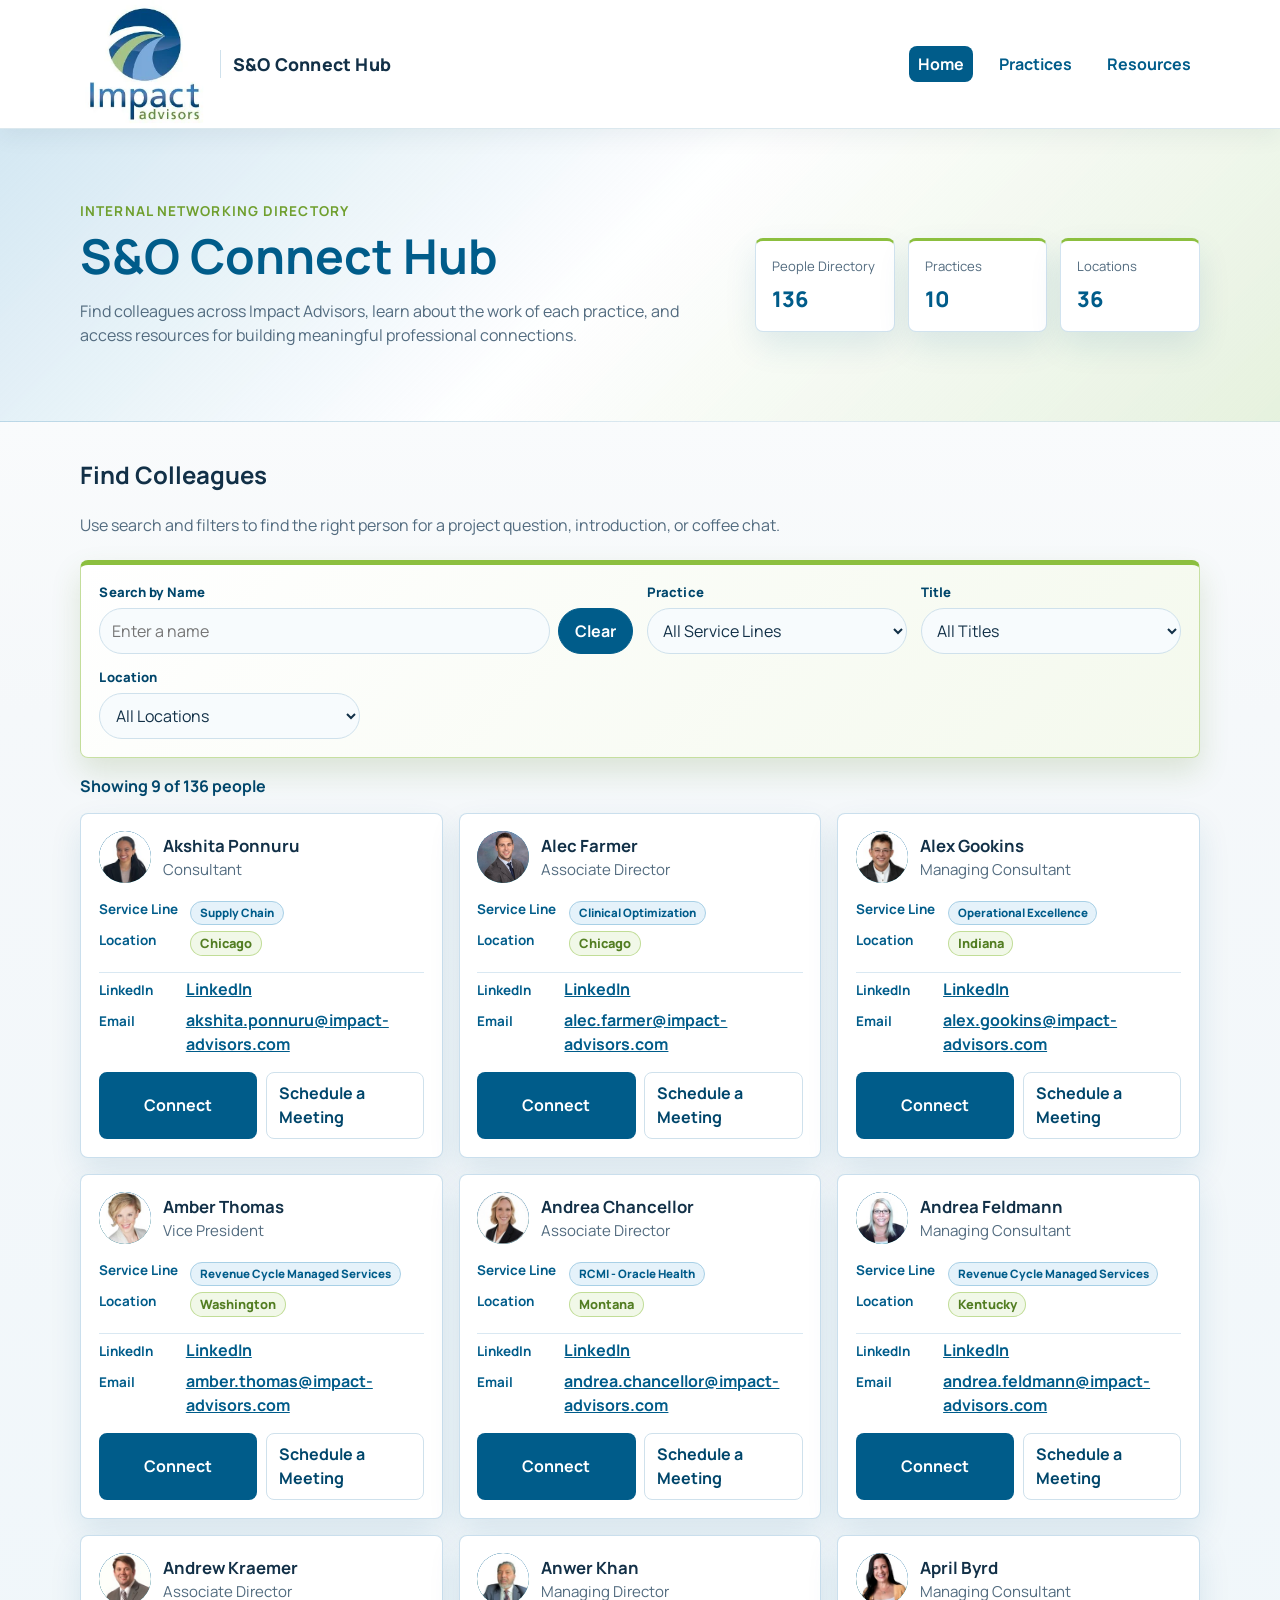
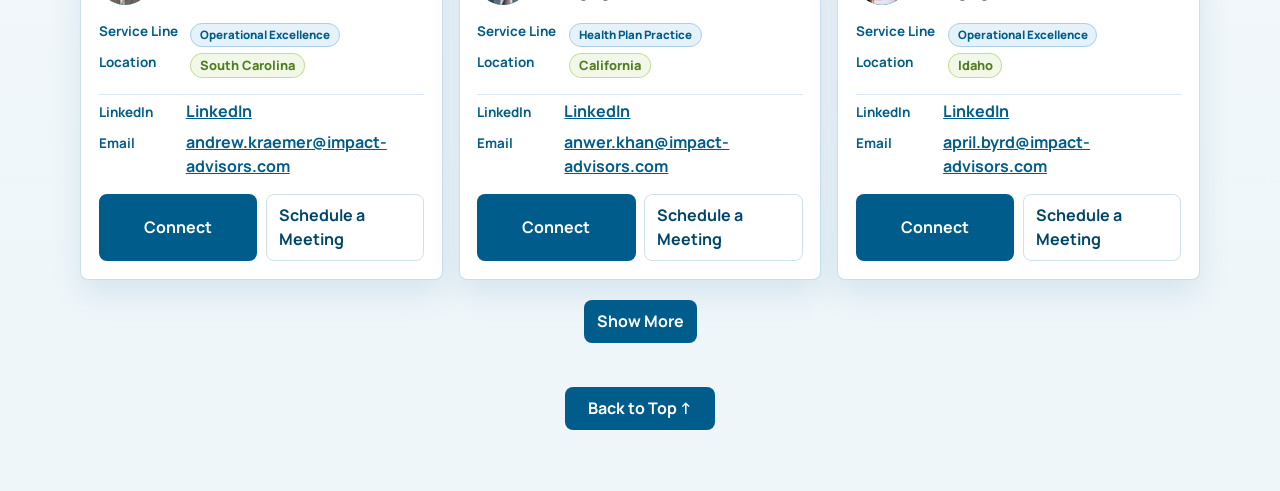
<file: index.html>
<!DOCTYPE html>
<html lang="en">
<head>
  <meta charset="UTF-8" />
  <meta name="viewport" content="width=device-width, initial-scale=1.0" />
  <title>S&amp;O Connect Hub | People Directory</title>
  <link rel="preconnect" href="https://fonts.googleapis.com" />
  <link rel="preconnect" href="https://fonts.gstatic.com" crossorigin />
  <link href="https://fonts.googleapis.com/css2?family=Manrope:wght@400;500;600;700;800&display=swap" rel="stylesheet" />
  <link rel="stylesheet" href="styles.css?v=20260803-2" />
</head>
<body id="top">
  <header class="top-nav">
    <div class="container nav-inner">
      <a href="./" class="brand" aria-label="Impact Advisors S and O Connect Hub home">
        <img src="assets/impact-advisors-logo.webp" alt="Impact Advisors" class="brand-logo" />
        <span class="brand-divider" aria-hidden="true"></span><span class="brand-product">S&amp;O Connect Hub</span>
      </a>
      <nav aria-label="Primary navigation"><ul class="nav-links">
        <li><a href="./" class="active" aria-current="page">Home</a></li>
        <li><a href="practices/">Practices</a></li>
        <li><a href="resources/">Resources</a></li>
      </ul></nav>
    </div>
  </header>
  <main>
    <section class="hero"><div class="container hero-grid">
      <div class="hero-copy"><p class="hero-kicker">Internal Networking Directory</p><h1>S&amp;O Connect Hub</h1>
        <p class="hero-description">Find colleagues across Impact Advisors, learn about the work of each practice, and access resources for building meaningful professional connections.</p>
      </div>
      <div class="hero-panel" aria-label="Directory summary">
        <div class="panel-card"><p class="panel-label">People Directory</p><p class="panel-value" id="heroTotalPeople">0</p></div>
        <div class="panel-card"><p class="panel-label">Practices</p><p class="panel-value" id="heroTotalServiceLines">0</p></div>
        <div class="panel-card"><p class="panel-label">Locations</p><p class="panel-value" id="heroTotalLocations">0</p></div>
      </div>
    </div></section>

    <section id="people" class="people-section"><div class="container">
      <div class="section-header"><h2>Find Colleagues</h2><p>Use search and filters to find the right person for a project question, introduction, or coffee chat.</p></div>
      <div class="filters-card" aria-label="Search and filter profiles"><div class="filter-grid">
        <div class="filter-field search-field"><label for="searchInput">Search by Name</label><div class="search-input-row">
          <input id="searchInput" type="search" placeholder="Enter a name" autocomplete="off" />
          <button id="clearSearchButton" class="clear-search-button" type="button">Clear</button>
        </div></div>
        <div class="filter-field"><label for="serviceLineFilter">Practice</label><select id="serviceLineFilter"><option value="">All Practices</option></select></div>
        <div class="filter-field"><label for="titleFilter">Title</label><select id="titleFilter"><option value="">All Titles</option></select></div>
        <div class="filter-field"><label for="locationFilter">Location</label><select id="locationFilter"><option value="">All Locations</option></select></div>
      </div></div>
      <p id="resultsCount" class="results-count">Showing 0 people</p>
      <div id="profilesGrid" class="profiles-grid" aria-live="polite"></div>
      <div id="directoryControls" class="directory-controls" hidden><button id="showMoreButton" class="action-btn primary" type="button">Show More</button><button id="showLessButton" class="action-btn secondary" type="button">Show Less</button></div>
      <div id="noResults" class="no-results" hidden>No matching profiles found. Try adjusting your search or filters.</div>
      <div class="back-to-top-container"><a class="action-btn primary back-to-top-button" href="#top" aria-label="Back to the top of the S and O Connect Hub page">Back to Top ↑</a></div>
    </div></section>
  </main>
  <script src="assets/data/roster-data.js?v=20260804-1"></script>
  <script src="assets/js/site-data.js"></script>
  <script src="directory.js?v=20260807-2"></script>
  <script>document.getElementById("clearSearchButton").addEventListener("click",()=>{const input=document.getElementById("searchInput");input.value="";input.dispatchEvent(new Event("input",{bubbles:true}));input.focus();});</script>
</body>
</html>
</file>
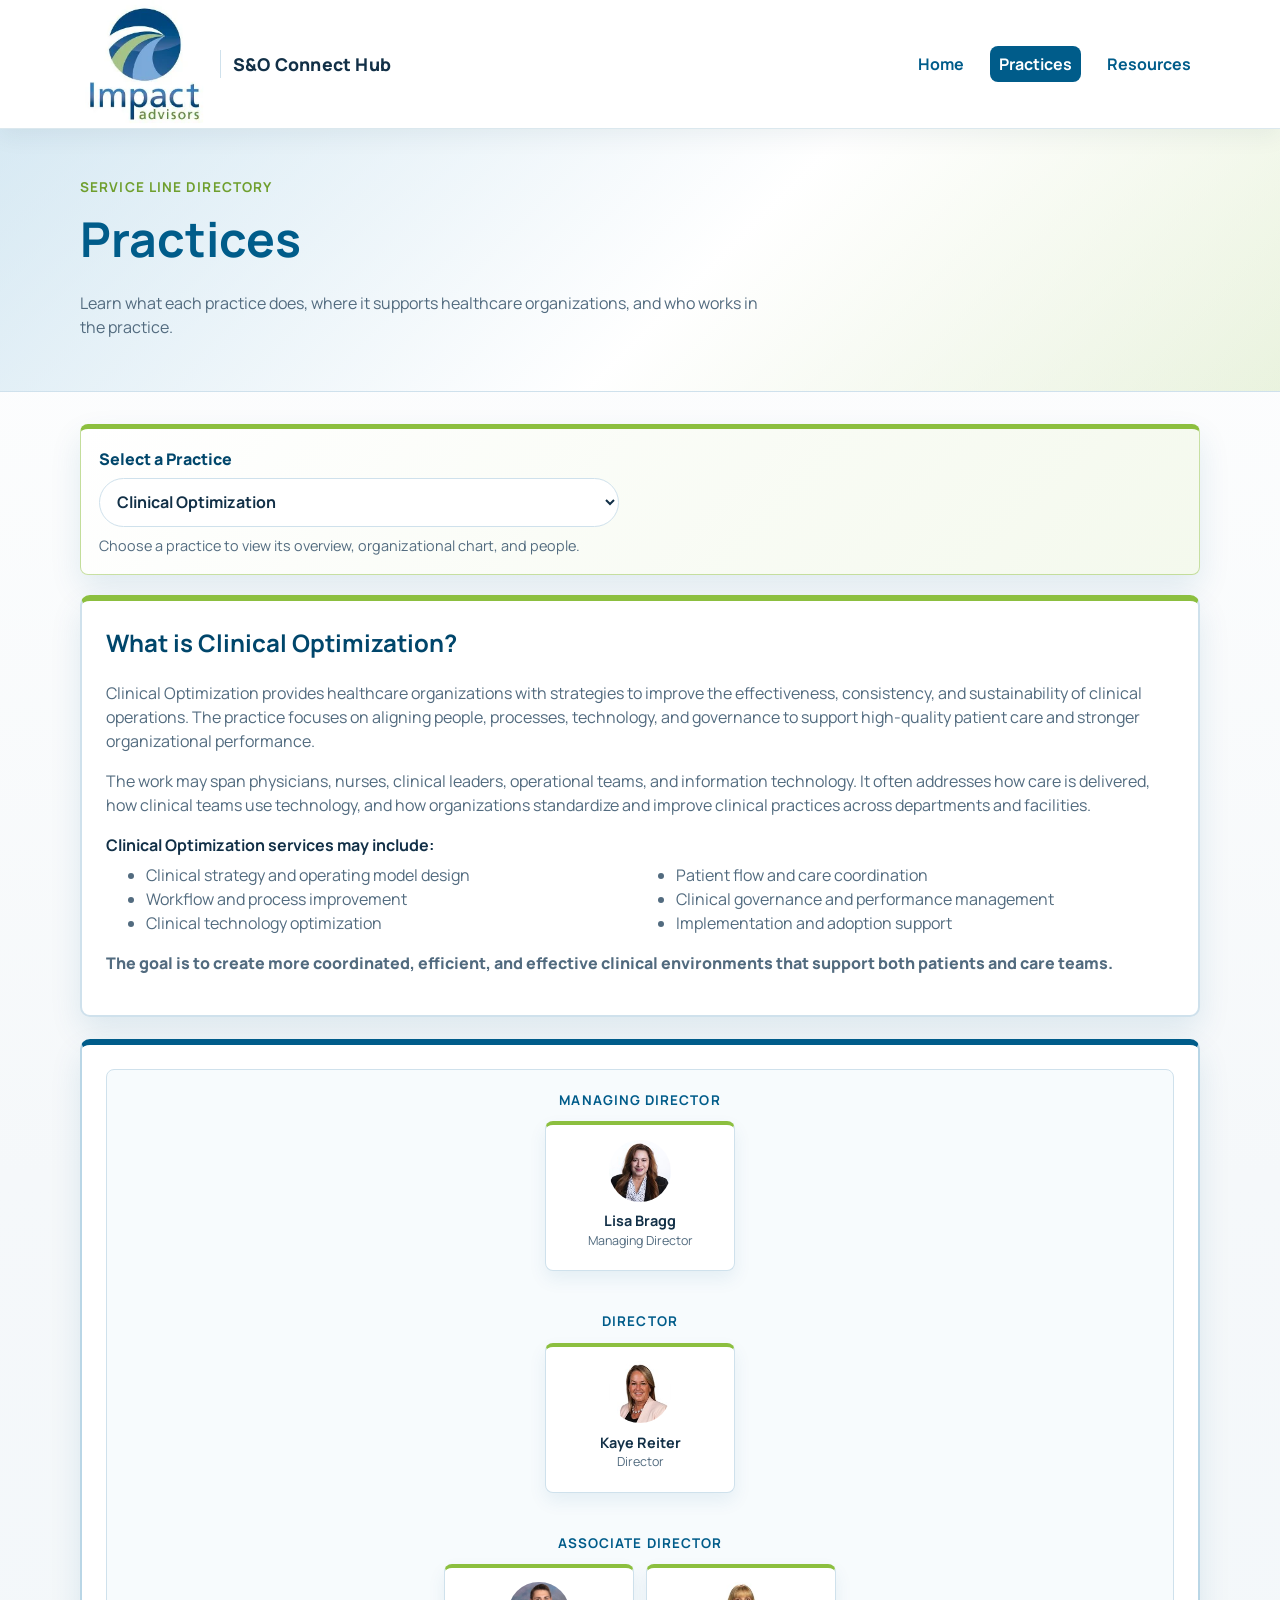
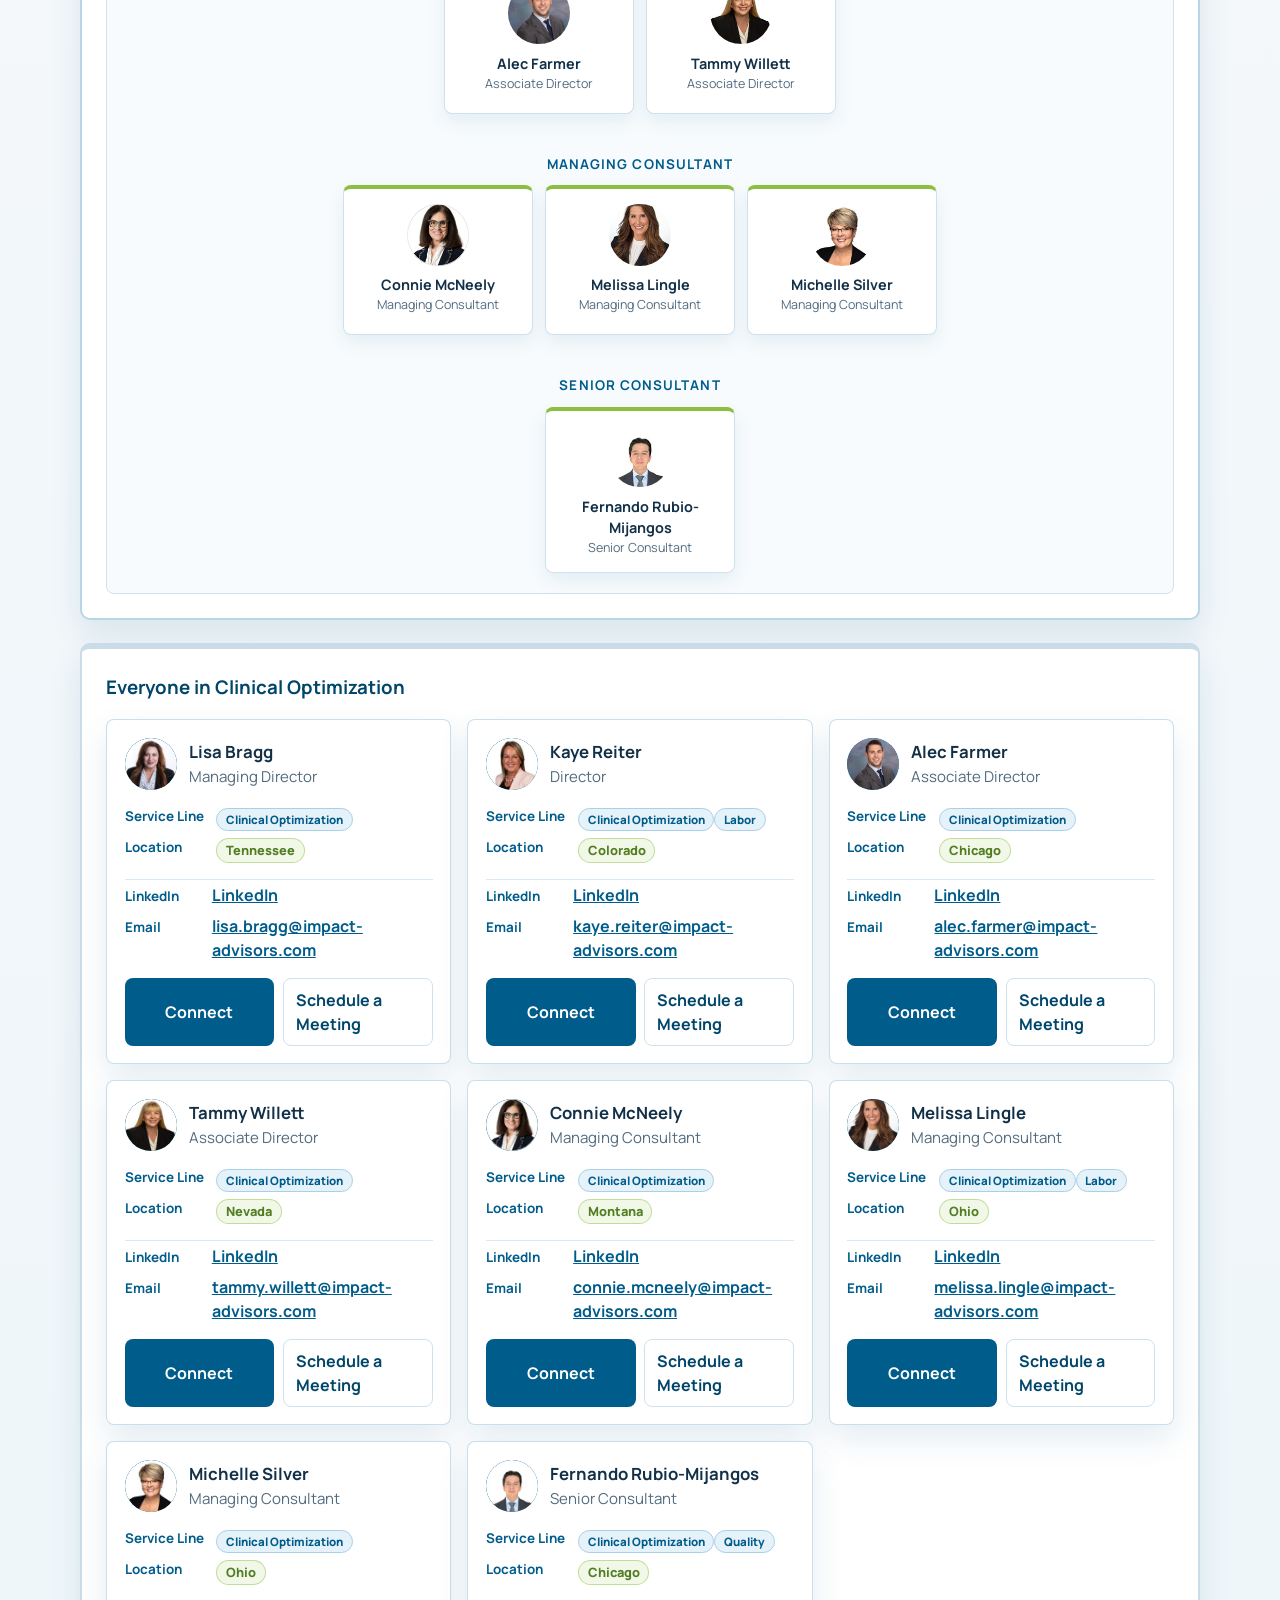
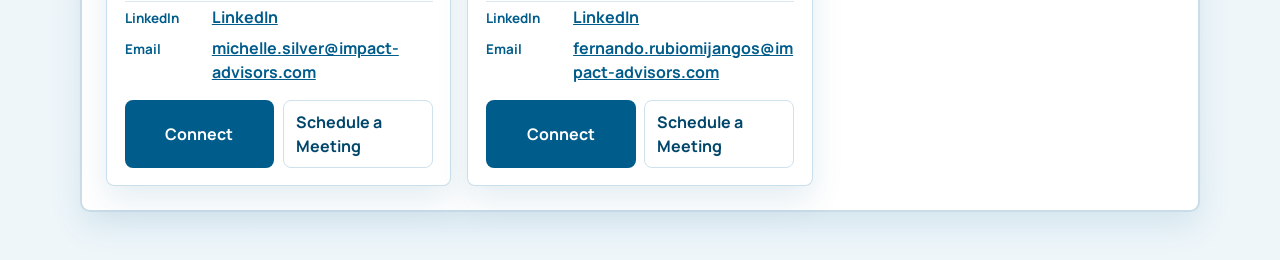
<file: practices/index.html>
<!DOCTYPE html><html lang="en"><head><meta charset="UTF-8"><meta name="viewport" content="width=device-width,initial-scale=1"><title>Practices | S&amp;O Connect Hub</title>
<link rel="preconnect" href="https://fonts.googleapis.com"><link rel="preconnect" href="https://fonts.gstatic.com" crossorigin><link href="https://fonts.googleapis.com/css2?family=Manrope:wght@400;500;600;700;800&display=swap" rel="stylesheet"><link rel="stylesheet" href="../styles.css?v=20260803-2"></head>
<body><header class="top-nav"><div class="container nav-inner"><a href="../" class="brand" aria-label="Impact Advisors S and O Connect Hub home"><img src="../assets/impact-advisors-logo.webp" alt="Impact Advisors" class="brand-logo"><span class="brand-divider" aria-hidden="true"></span><span class="brand-product">S&amp;O Connect Hub</span></a><nav aria-label="Primary navigation"><ul class="nav-links"><li><a href="../">Home</a></li><li><a href="./" class="active" aria-current="page">Practices</a></li><li><a href="../resources/">Resources</a></li></ul></nav></div></header>
<main id="top"><section class="page-hero"><div class="container"><p class="hero-kicker">Service Line Directory</p><h1>Practices</h1><p>Learn what each practice does, where it supports healthcare organizations, and who works in the practice.</p></div></section>
<div class="container practice-selector-layout"><div class="practice-selector-card"><label for="practiceSelect">Select a Practice</label><select id="practiceSelect" aria-describedby="practiceSelectHelp"></select><p id="practiceSelectHelp">Choose a practice to view its overview, organizational chart, and people.</p></div><div id="practiceSections" class="practice-sections" aria-live="polite"></div></div></main>
<script src="../assets/data/roster-data.js?v=20260804-1"></script><script src="../assets/data/practice-data.js"></script><script src="../assets/js/site-data.js"></script><script src="practices.js?v=4fda8da"></script></body></html>
</file>
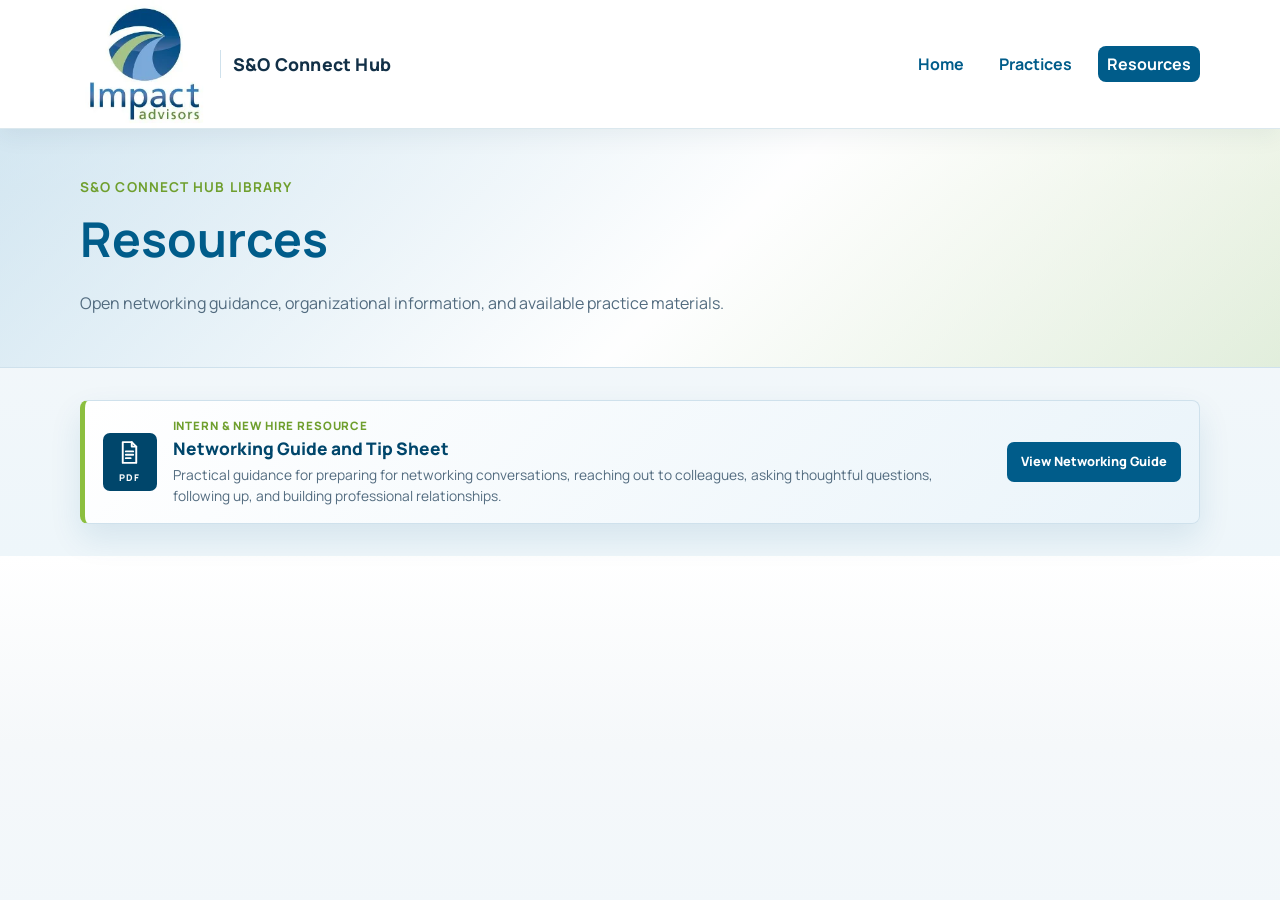
<file: resources/index.html>
<!DOCTYPE html><html lang="en"><head><meta charset="UTF-8"><meta name="viewport" content="width=device-width,initial-scale=1"><title>Resources | S&amp;O Connect Hub</title>
<link rel="preconnect" href="https://fonts.googleapis.com"><link rel="preconnect" href="https://fonts.gstatic.com" crossorigin><link href="https://fonts.googleapis.com/css2?family=Manrope:wght@400;500;600;700;800&display=swap" rel="stylesheet"><link rel="stylesheet" href="../styles.css"></head>
<body><header class="top-nav"><div class="container nav-inner"><a href="../" class="brand" aria-label="Impact Advisors S and O Connect Hub home"><img src="../assets/impact-advisors-logo.webp" alt="Impact Advisors" class="brand-logo"><span class="brand-divider" aria-hidden="true"></span><span class="brand-product">S&amp;O Connect Hub</span></a><nav aria-label="Primary navigation"><ul class="nav-links"><li><a href="../">Home</a></li><li><a href="../practices/">Practices</a></li><li><a href="./" class="active" aria-current="page">Resources</a></li></ul></nav></div></header>
<main><section class="page-hero"><div class="container"><p class="hero-kicker">S&amp;O Connect Hub Library</p><h1>Resources</h1><p>Open networking guidance, organizational information, and available practice materials.</p></div></section><div id="resourceCategories" class="container resource-categories"></div></main>
<script src="../assets/data/resource-data.js"></script><script src="resources.js"></script></body></html>
</file>
<file: styles.css>
:root {
  --bg: #f5f8fa;
  --bg-accent: #eaf4fa;
  --surface: #ffffff;
  --surface-soft: #f7fbfd;
  --text: #123047;
  --muted: #526b7f;
  --primary: #005c8a;
  --primary-strong: #00466b;
  --primary-medium: #2f80b7;
  --primary-light: #a8d0e6;
  --accent-green: #8cbf3f;
  --accent-green-strong: #6f9f2e;
  --border: #cfe1ec;
  --shadow: 0 14px 32px rgba(0, 92, 138, 0.11);
}

* {
  box-sizing: border-box;
}

html {
  scroll-behavior: smooth;
}

body {
  margin: 0;
  font-family: "Manrope", "Segoe UI", Tahoma, sans-serif;
  color: var(--text);
  background: linear-gradient(180deg, #ffffff 0%, var(--bg) 34%, #eef6fa 100%);
  line-height: 1.5;
  overflow-x: hidden;
}

.container {
  width: min(1120px, 92vw);
  margin: 0 auto;
}

.top-nav {
  position: static;
  background: rgba(255, 255, 255, 0.96);
  border-bottom: 1px solid rgba(0, 92, 138, 0.14);
  box-shadow: 0 8px 22px rgba(18, 48, 71, 0.06);
  backdrop-filter: blur(12px);
}

.nav-inner {
  display: flex;
  align-items: center;
  justify-content: space-between;
  min-height: 70px;
}

.brand {
  display: inline-flex;
  align-items: center;
  gap: 0.75rem;
  min-width: 0;
  color: var(--primary);
  text-decoration: none;
  font-weight: 800;
  letter-spacing: 0.2px;
  font-size: 1.1rem;
}

.brand-logo {
  width: 128px;
  height: auto;
  display: block;
  flex: 0 0 auto;
}

.brand-divider {
  width: 1px;
  height: 28px;
  background: var(--border);
  flex: 0 0 auto;
}

.brand-product {
  color: var(--text);
  white-space: nowrap;
}

.nav-links {
  display: flex;
  gap: 1.1rem;
  list-style: none;
  margin: 0;
  padding: 0;
}

.nav-links a {
  text-decoration: none;
  color: var(--primary);
  font-weight: 700;
  transition: color 0.2s ease, background 0.2s ease;
  border-radius: 8px;
  padding: 0.45rem 0.55rem;
}

.nav-links a:hover,
.nav-links a:focus-visible {
  color: var(--primary-strong);
  background: #edf7fc;
}

.nav-links a.active {
  color: #fff;
  background: var(--primary);
}

.home-links-section,
.resource-categories {
  padding: 2rem 0;
}

.home-link-grid {
  display: grid;
  grid-template-columns: repeat(2, minmax(0, 1fr));
  gap: 1rem;
}

.home-promo-card,
.resource-card,
.practice-section,
.practice-nav-card {
  background: var(--surface);
  border: 1px solid var(--border);
  border-top: 4px solid var(--accent-green);
  border-radius: 8px;
  box-shadow: var(--shadow);
}

.home-promo-card { padding: 1.35rem; }
.home-promo-card h2 { margin: 0.25rem 0 0.5rem; color: var(--primary-strong); font-size: 1.35rem; }
.home-promo-card p:not(.eyebrow) { color: var(--muted); }
.eyebrow, .resource-type { margin: 0; color: var(--accent-green-strong); font-size: .78rem; font-weight: 800; letter-spacing: .08em; text-transform: uppercase; }
.quick-link-list { display: flex; flex-wrap: wrap; gap: .65rem; margin: 1rem 0; }
.quick-link-button { display: inline-flex; padding: .65rem .8rem; border-radius: 6px; background: var(--primary); color: #fff; text-decoration: none; font-weight: 700; }
.quick-link-button:hover, .quick-link-button:focus-visible { background: var(--primary-strong); }
.text-link, .back-to-top { color: var(--primary); font-weight: 800; }
.inline-action { display: inline-flex; width: auto; }

.page-hero { padding: 3rem 0 2.25rem; background: linear-gradient(135deg, rgba(168,208,230,.45), rgba(255,255,255,.9) 55%, rgba(140,191,63,.16)); border-bottom: 1px solid var(--border); }
.page-hero h1 { margin: .35rem 0; color: var(--primary); font-size: clamp(2rem, 5vw, 3rem); }
.page-hero p:last-child { max-width: 70ch; color: var(--muted); }
.practices-layout { display: grid; grid-template-columns: 260px minmax(0, 1fr); gap: 1.25rem; padding: 2rem 0 3rem; align-items: start; }
.practice-selector-layout { display: grid; gap: 1.25rem; padding: 2rem 0 3rem; }
.practice-selector-card { padding: 1.1rem; background: linear-gradient(135deg, #fff, #f4f9ed); border: 1px solid rgba(140,191,63,.48); border-top: 5px solid var(--accent-green); border-radius: 8px; box-shadow: var(--shadow); }
.practice-selector-card label { display: block; margin-bottom: .45rem; color: var(--primary-strong); font-weight: 800; }
.practice-selector-card select { width: min(520px, 100%); padding: .72rem .85rem; border: 1px solid var(--border); border-radius: 999px; background: var(--surface); color: var(--text); font: inherit; font-weight: 700; }
.practice-selector-card select:focus { outline: 3px solid rgba(47,128,183,.2); border-color: var(--primary-medium); }
.practice-selector-card p { margin: .5rem 0 0; color: var(--muted); font-size: .9rem; }
.practice-nav-card { position: sticky; top: 1rem; padding: 1rem; }
.practice-nav-card h2 { margin: 0 0 .75rem; font-size: 1rem; color: var(--primary-strong); }
.practice-nav-card nav { display: grid; }
.practice-nav-card a { padding: .55rem .3rem; border-bottom: 1px solid var(--border); color: var(--primary); text-decoration: none; font-weight: 700; font-size: .9rem; }
.practice-sections { display: grid; gap: 1.25rem; min-width: 0; }
.practice-section { padding: 1.5rem; scroll-margin-top: 1rem; }
.practice-single-section { width: 100%; padding: 0; border: 0; border-radius: 0; background: transparent; box-shadow: none; display: grid; gap: 1.4rem; }
.practice-content-panel { padding: 1.5rem; border: 2px solid var(--border); border-top: 6px solid var(--accent-green); border-radius: 10px; background: var(--surface); box-shadow: var(--shadow); }
.practice-content-panel > h2, .practice-content-panel > h3 { margin-top: 0; color: var(--primary-strong); }
.practice-org-panel { border-color: #b9d6e6; border-top-color: var(--primary); }
.practice-people-panel { border-color: #c9dce8; }
.practice-section > h2 { margin: 0 0 1rem; color: var(--primary-strong); }
.practice-section > h3 { color: var(--primary); margin-top: 1.5rem; }
.practice-content p, .practice-section li, .practice-closing, .muted-message { color: var(--muted); }
.support-intro { font-weight: 700; margin-bottom: .35rem; }
.support-list { columns: 2; column-gap: 2rem; margin-top: 0; }
.practice-closing { font-weight: 800; }
.practice-people-grid { display: grid; grid-template-columns: repeat(3, minmax(0,1fr)); gap: .65rem; }
.practice-person-card { display: flex; align-items: center; gap: .65rem; padding: .7rem; border: 1px solid var(--border); border-radius: 7px; background: var(--surface-soft); min-width: 0; }
.practice-person-card img { width: 44px; height: 44px; flex: 0 0 44px; border-radius: 50%; object-fit: cover; }
.practice-person-card h4, .practice-person-card p { margin: 0; overflow-wrap: anywhere; }
.practice-person-card h4 { font-size: .88rem; color: var(--text); }
.practice-person-card p { font-size: .76rem; color: var(--muted); }
.back-to-top { display: inline-block; margin-top: 1.25rem; }
.back-to-top-container { display: flex; justify-content: center; padding: 1.5rem 0 0; }
.back-to-top-button { display: inline-flex; width: auto; min-width: 150px; }
.practice-org-chart { display: grid; gap: 1rem; padding: 1.25rem; border: 1px solid var(--border); border-radius: 8px; background: var(--surface-soft); overflow: hidden; }
.practice-org-level { position: relative; text-align: center; }
.practice-org-level:not(:last-child) { padding-bottom: 1.5rem; }
.practice-org-level h4 { margin: 0 0 .7rem; color: var(--primary); font-size: .84rem; letter-spacing: .08em; text-transform: uppercase; }
.practice-org-nodes { display: flex; flex-wrap: wrap; justify-content: center; gap: .75rem; }
.practice-org-node { width: 190px; min-height: 150px; display: flex; flex-direction: column; align-items: center; padding: .9rem; border: 1px solid var(--border); border-top: 4px solid var(--accent-green); border-radius: 8px; background: #fff; box-shadow: 0 8px 18px rgba(0,92,138,.08); color: inherit; font: inherit; cursor: pointer; transition: transform .2s ease, box-shadow .2s ease; }
.practice-org-node:hover { transform: translateY(-3px); box-shadow: 0 14px 26px rgba(0,92,138,.15); }
.practice-org-node:focus-visible { outline: 3px solid rgba(47,128,183,.35); outline-offset: 3px; }
.practice-org-avatar { width: 62px; height: 62px; margin-bottom: .55rem; border-radius: 50%; overflow: hidden; background: var(--bg-accent); }
.practice-org-avatar img, .practice-profile-avatar img { width: 100%; height: 100%; object-fit: cover; }
.practice-org-node strong { color: var(--text); font-size: .9rem; }
.practice-org-node span { color: var(--muted); font-size: .78rem; }
.practice-profile-grid { display: grid; grid-template-columns: repeat(3, minmax(0,1fr)); gap: .85rem; }
.practice-profile-card { display: flex; flex-direction: column; gap: .75rem; min-width: 0; padding: 1rem; border: 1px solid var(--border); border-radius: 8px; background: var(--surface-soft); }
.practice-profile-header { display: flex; gap: .7rem; align-items: center; }
.practice-profile-avatar { width: 52px; height: 52px; flex: 0 0 52px; border-radius: 50%; overflow: hidden; background: var(--bg-accent); }
.practice-profile-header h4, .practice-profile-header p, .practice-profile-location { margin: 0; }
.practice-profile-header h4 { color: var(--text); font-size: .95rem; }
.practice-profile-header p, .practice-profile-location { color: var(--muted); font-size: .82rem; }
.practice-profile-actions { display: flex; flex-wrap: wrap; gap: .45rem; margin-top: auto; }
.practice-profile-actions a { padding: .42rem .58rem; border: 1px solid var(--primary-light); border-radius: 6px; background: #fff; color: var(--primary); text-decoration: none; font-size: .75rem; font-weight: 800; }
.practice-profile-actions a:hover, .practice-profile-actions a:focus-visible { color: #fff; background: var(--primary); }
.resource-categories { display: grid; gap: 2rem; }
.resource-featured-list { display: grid; gap: .85rem; width: 100%; }
.resource-category h2 { color: var(--primary); }
.resource-grid { display: grid; grid-template-columns: repeat(2, minmax(0,1fr)); gap: 1rem; }
.resource-card { padding: 1.4rem; }
.resource-card h3 { color: var(--primary-strong); margin: .35rem 0; }
.resource-card p { color: var(--muted); }

.hero {
  padding: 4.5rem 0 3.2rem;
  background:
    linear-gradient(135deg, rgba(168, 208, 230, 0.45) 0%, rgba(255, 255, 255, 0.9) 48%, rgba(140, 191, 63, 0.16) 100%),
    #f7fbfd;
  border-bottom: 1px solid rgba(0, 92, 138, 0.12);
}

.hero-grid {
  display: grid;
  grid-template-columns: 1.3fr 0.9fr;
  gap: 2rem;
  align-items: center;
}

.hero-kicker {
  margin: 0;
  font-size: 0.85rem;
  font-weight: 700;
  letter-spacing: 1.1px;
  text-transform: uppercase;
  color: var(--accent-green-strong);
}

.hero h1 {
  margin: 0.55rem 0 0;
  font-size: clamp(2rem, 5vw, 3rem);
  line-height: 1.1;
  color: var(--primary);
}

.hero-description {
  max-width: 60ch;
  color: var(--muted);
  margin-bottom: 1.4rem;
}

.hero-panel {
  display: grid;
  grid-template-columns: repeat(3, minmax(0, 1fr));
  gap: 0.8rem;
}

.panel-card {
  background: var(--surface);
  border: 1px solid rgba(47, 128, 183, 0.22);
  border-top: 3px solid var(--accent-green);
  border-radius: 8px;
  padding: 1rem;
  box-shadow: var(--shadow);
}

.panel-label {
  margin: 0;
  font-size: 0.82rem;
  color: var(--muted);
}

.panel-value {
  margin: 0.35rem 0 0;
  font-size: 1.35rem;
  font-weight: 800;
  color: var(--primary);
}

.featured-resource-section {
  padding: 1.25rem 0 0.4rem;
}

.featured-resource-heading {
  margin-bottom: 0.75rem;
}

.featured-resource-card {
  display: grid;
  grid-template-columns: auto minmax(0, 1fr) auto;
  align-items: center;
  gap: 1rem;
  border: 1px solid var(--border);
  border-left: 5px solid var(--accent-green);
  border-radius: 8px;
  padding: 1rem 1.1rem;
  background: linear-gradient(135deg, var(--surface) 0%, var(--bg-accent) 100%);
  box-shadow: var(--shadow);
  color: var(--text);
  text-decoration: none;
  transition: border-color 0.2s ease, box-shadow 0.2s ease, transform 0.2s ease;
}

.featured-resource-card:hover {
  border-color: var(--primary-medium);
  box-shadow: 0 18px 34px rgba(0, 92, 138, 0.16);
  transform: translateY(-2px);
}

.featured-resource-card:focus-visible {
  outline: 3px solid rgba(47, 128, 183, 0.35);
  outline-offset: 3px;
}

.featured-resource-card + .featured-resource-card {
  margin-top: 0.75rem;
}

.featured-resource-icon {
  display: grid;
  width: 54px;
  height: 58px;
  place-items: center;
  border-radius: 7px;
  background: var(--primary-strong);
  color: #fff;
}

.featured-resource-icon svg {
  width: 27px;
  height: 27px;
  fill: none;
  stroke: currentColor;
  stroke-linecap: round;
  stroke-linejoin: round;
  stroke-width: 1.7;
}

.featured-resource-icon > span {
  margin-top: -0.45rem;
  font-size: 0.58rem;
  font-weight: 800;
  letter-spacing: 0.08em;
}

.featured-resource-copy,
.featured-resource-label,
.featured-resource-title,
.featured-resource-description {
  display: block;
}

.featured-resource-label {
  color: var(--accent-green-strong);
  font-size: 0.72rem;
  font-weight: 800;
  letter-spacing: 0.075em;
  text-transform: uppercase;
}

.featured-resource-title {
  margin-top: 0.12rem;
  color: var(--primary-strong);
  font-size: 1.08rem;
  font-weight: 800;
}

.featured-resource-description {
  margin-top: 0.2rem;
  color: var(--muted);
  font-size: 0.86rem;
}

.featured-resource-button {
  border-radius: 7px;
  padding: 0.65rem 0.9rem;
  background: var(--primary);
  color: #fff;
  font-size: 0.8rem;
  font-weight: 800;
  text-align: center;
  white-space: nowrap;
}

.people-section {
  padding: 1rem 0 3.8rem;
}

.section-header h3,
.info-section h3 {
  margin: 0;
  font-size: 1.45rem;
  color: var(--primary);
}

.section-header p {
  margin: 0.5rem 0 1.4rem;
  color: var(--muted);
}

.filters-card {
  background: linear-gradient(135deg, #ffffff 0%, #f4f9ed 100%);
  border: 1px solid rgba(140, 191, 63, 0.48);
  border-top: 5px solid var(--accent-green);
  border-radius: 8px;
  box-shadow: 0 14px 30px rgba(82, 125, 34, 0.16);
  padding: 1.15rem;
}

.filter-grid {
  display: grid;
  grid-template-columns: repeat(4, minmax(0, 1fr));
  gap: 0.85rem;
}

.search-field {
  grid-column: span 2;
}

.search-input-row {
  display: flex;
  gap: 0.5rem;
}

.filter-control-row {
  display: flex;
  gap: 0.5rem;
}

.search-input-row input,
.filter-control-row select {
  min-width: 0;
}

.clear-search-button {
  flex: 0 0 auto;
  border: 1px solid var(--primary);
  border-radius: 999px;
  padding: 0.62rem 1rem;
  background: var(--primary);
  color: #fff;
  font: inherit;
  font-weight: 700;
  cursor: pointer;
}

.clear-search-button:hover {
  background: var(--primary-strong);
  border-color: var(--primary-strong);
}

.clear-search-button:focus-visible {
  outline: 3px solid rgba(47, 128, 183, 0.25);
  outline-offset: 2px;
}

.filter-field {
  display: flex;
  flex-direction: column;
  gap: 0.35rem;
}

.filter-field label {
  font-size: 0.82rem;
  font-weight: 800;
  color: var(--primary-strong);
  letter-spacing: 0.01em;
}

.filter-field input,
.filter-field select {
  width: 100%;
  border: 1px solid var(--border);
  background: var(--surface-soft);
  border-radius: 999px;
  padding: 0.62rem 0.7rem;
  font: inherit;
  color: var(--text);
}

.filter-field input:focus,
.filter-field select:focus {
  border-color: var(--primary-medium);
  outline: 3px solid rgba(47, 128, 183, 0.2);
  outline-offset: 1px;
}

.results-count {
  margin: 1rem 0 0.9rem;
  font-weight: 700;
  color: var(--primary-strong);
}

.profiles-grid {
  display: grid;
  grid-template-columns: repeat(3, minmax(0, 1fr));
  gap: 1rem;
}

.service-line-info {
  margin: 0 0 1rem;
  padding: 1.15rem 1.25rem;
  border: 1px solid var(--border);
  border-left: 4px solid var(--primary);
  border-radius: 8px;
  background: var(--surface-soft);
  box-shadow: 0 8px 20px rgba(0, 92, 138, 0.07);
  animation: service-line-info-enter 180ms ease-out;
}

.service-line-info[hidden] {
  display: none;
}

.service-line-info h4 {
  margin: -1.15rem -1.25rem 0.85rem;
  padding: 0.9rem 1.25rem;
  background: var(--primary-strong);
  color: #fff;
  font-size: 1.08rem;
}

.service-line-info p {
  margin: 0 0 0.65rem;
  color: var(--muted);
  font-size: 0.93rem;
}

.service-line-info ul {
  margin: 0 0 0.7rem;
  padding-left: 1.25rem;
  columns: 2;
  column-gap: 2rem;
  color: var(--text);
  font-size: 0.91rem;
}

.service-line-info li {
  margin-bottom: 0.3rem;
  break-inside: avoid;
}

.service-line-info .service-line-info-closing {
  margin-bottom: 0;
  font-weight: 600;
  color: var(--text);
}

@keyframes service-line-info-enter {
  from {
    opacity: 0;
    transform: translateY(-4px);
  }

  to {
    opacity: 1;
    transform: translateY(0);
  }
}

.service-line-org-chart {
  margin: 0 0 1rem;
  overflow: hidden;
  border: 1px solid var(--border);
  border-radius: 8px;
  background: var(--surface);
  box-shadow: 0 8px 20px rgba(0, 92, 138, 0.07);
  animation: service-line-info-enter 180ms ease-out;
}

.service-line-org-chart[hidden] {
  display: none;
}

.org-chart-heading {
  padding: 1rem 1.25rem;
  background: var(--primary-strong);
  color: #fff;
}

.org-chart-heading h4,
.org-chart-heading p {
  margin: 0;
}

.org-chart-heading h4 {
  font-size: 1.12rem;
}

.org-chart-heading p {
  margin-top: 0.18rem;
  color: var(--primary-light);
  font-size: 0.9rem;
}

.org-chart-levels {
  padding: 1.2rem;
  background: var(--surface-soft);
}

.org-chart-level {
  position: relative;
  padding-bottom: 2rem;
}

.org-chart-level:last-child {
  padding-bottom: 0;
}

.org-chart-level-label {
  margin: 0 0 0.55rem;
  color: var(--primary);
  font-size: 0.76rem;
  font-weight: 800;
  letter-spacing: 0.055em;
  text-align: center;
  text-transform: uppercase;
}

.org-chart-people {
  display: flex;
  flex-wrap: wrap;
  justify-content: center;
  gap: 0.7rem;
}

.org-chart-node {
  width: min(155px, 100%);
  min-height: 142px;
  border: 1px solid rgba(47, 128, 183, 0.3);
  border-top: 4px solid var(--accent-green);
  border-radius: 8px;
  padding: 0.75rem 0.55rem;
  background: var(--surface);
  color: var(--text);
  font: inherit;
  text-align: center;
  cursor: pointer;
  box-shadow: 0 5px 14px rgba(0, 92, 138, 0.08);
  transition: border-color 0.2s ease, box-shadow 0.2s ease, transform 0.2s ease;
}

.org-chart-node:hover {
  border-color: var(--primary-medium);
  box-shadow: 0 9px 20px rgba(0, 92, 138, 0.16);
  transform: translateY(-2px);
}

.org-chart-node:focus-visible {
  outline: 3px solid rgba(47, 128, 183, 0.25);
  outline-offset: 2px;
}

.org-chart-avatar {
  position: relative;
  display: grid;
  width: 58px;
  height: 58px;
  margin: 0 auto 0.45rem;
  overflow: hidden;
  place-items: center;
  border-radius: 50%;
  background: linear-gradient(135deg, var(--primary), var(--primary-medium));
  box-shadow: inset 0 -5px 0 rgba(140, 191, 63, 0.25);
  color: #fff;
  font-weight: 800;
}

.org-chart-avatar img {
  position: absolute;
  inset: 0;
  width: 100%;
  height: 100%;
  border-radius: 50%;
  object-fit: cover;
}

.org-chart-name,
.org-chart-title {
  display: block;
}

.org-chart-name {
  font-size: 0.88rem;
  font-weight: 800;
}

.org-chart-title {
  margin-top: 0.15rem;
  color: var(--muted);
  font-size: 0.73rem;
  line-height: 1.25;
}

.org-chart-note {
  margin: 0;
  padding: 0.85rem 1.25rem;
  border-top: 1px solid var(--border);
  color: var(--muted);
  font-size: 0.78rem;
  font-style: italic;
}

.profile-card.org-chart-target {
  border-color: var(--accent-green);
  box-shadow: 0 0 0 4px rgba(140, 191, 63, 0.25), 0 18px 34px rgba(0, 92, 138, 0.16);
  animation: org-chart-profile-highlight 1.8s ease-out;
}

@keyframes org-chart-profile-highlight {
  0%,
  30% {
    background: rgba(140, 191, 63, 0.14);
  }

  100% {
    background: var(--surface);
  }
}

.profile-card {
  background: var(--surface);
  border: 1px solid rgba(47, 128, 183, 0.25);
  border-radius: 8px;
  box-shadow: var(--shadow);
  padding: 1.1rem;
  display: flex;
  flex-direction: column;
  gap: 1rem;
  transition: transform 0.2s ease, box-shadow 0.2s ease;
}

.profile-card:hover {
  transform: translateY(-3px);
  box-shadow: 0 18px 34px rgba(0, 92, 138, 0.16);
}

.profile-top {
  display: flex;
  gap: 0.75rem;
  align-items: center;
}

.avatar {
  width: 52px;
  height: 52px;
  flex: 0 0 52px;
  border-radius: 50%;
  overflow: hidden;
  position: relative;
  display: grid;
  place-items: center;
  font-weight: 800;
  color: #fff;
  background: linear-gradient(135deg, var(--primary), var(--primary-medium));
  box-shadow: inset 0 -5px 0 rgba(140, 191, 63, 0.22);
}

.avatar img {
  position: absolute;
  inset: 0;
  width: 100%;
  height: 100%;
  display: block;
  object-fit: cover;
  object-position: center;
  border-radius: 50%;
}

.name {
  margin: 0;
  font-size: 1.05rem;
  color: var(--text);
}

.role {
  margin: 0.1rem 0 0;
  color: var(--muted);
  font-size: 0.94rem;
}

.meta-line {
  margin: 0.1rem 0 0;
  color: var(--primary);
  font-weight: 600;
  font-size: 0.86rem;
}

.profile-details {
  display: grid;
  grid-template-columns: auto 1fr;
  gap: 0.35rem 0.8rem;
  margin: 0;
}

.profile-details dt,
.contact-row > span {
  font-size: 0.84rem;
  font-weight: 700;
  color: var(--primary);
}

.profile-details dd {
  margin: 0;
  min-width: 0;
  color: var(--muted);
  overflow-wrap: anywhere;
}

.profile-tag {
  display: inline-flex;
  align-items: center;
  max-width: 100%;
  border-radius: 999px;
  padding: 0.18rem 0.55rem;
  font-size: 0.8rem;
  font-weight: 800;
  line-height: 1.35;
  overflow-wrap: anywhere;
}

.profile-tag-single-line,
.profile-details dd:first-of-type .profile-tag {
  font-size: 0.72rem;
  white-space: nowrap;
}

.tag-blue {
  background: #e5f2fa;
  border: 1px solid var(--primary-light);
  color: var(--primary);
}

.tag-green {
  background: #f1f8e8;
  border: 1px solid rgba(140, 191, 63, 0.48);
  color: #527d22;
}

.contact-links {
  display: grid;
  gap: 0.45rem;
  padding-top: 0.2rem;
  border-top: 1px solid rgba(47, 128, 183, 0.18);
}

.contact-row {
  display: grid;
  grid-template-columns: 76px minmax(0, 1fr);
  gap: 0.7rem;
  align-items: baseline;
}

.profile-link {
  color: var(--primary);
  font-weight: 700;
  overflow-wrap: anywhere;
}

a.profile-link:hover,
a.profile-link:focus-visible {
  color: var(--primary-strong);
}

.profile-link:not(a) {
  color: var(--muted);
  font-weight: 600;
}

.muted-link {
  color: #75879a;
}

.card-actions {
  display: flex;
  gap: 0.55rem;
  margin-top: auto;
}

.card-actions .action-btn {
  flex: 1 1 0;
}

button {
  font: inherit;
}

.action-btn {
  display: inline-flex;
  align-items: center;
  justify-content: center;
  border: 1px solid var(--border);
  border-radius: 8px;
  padding: 0.54rem 0.75rem;
  font-weight: 700;
  cursor: pointer;
  text-decoration: none;
}

.action-btn.primary {
  background: var(--primary);
  border-color: transparent;
  color: #fff;
}

.action-btn.primary:hover {
  background: var(--primary-strong);
}

.action-btn.disabled,
.action-btn.disabled:hover {
  background: #b7c7d2;
  color: #ffffff;
  cursor: not-allowed;
  pointer-events: none;
}

.action-btn.secondary {
  background: #fff;
  color: var(--primary-strong);
}

.action-btn.secondary:hover {
  background: #f0f8ff;
}

.directory-controls {
  display: flex;
  justify-content: center;
  gap: 0.55rem;
  margin: 1.25rem 0;
}

.directory-controls[hidden],
.directory-controls button[hidden] {
  display: none;
}

.no-results {
  margin-top: 1rem;
  padding: 1rem;
  border-radius: 8px;
  background: #fff3f3;
  border: 1px solid #f1c8c8;
  color: #8d3737;
  font-weight: 600;
}

.info-section {
  padding: 0 0 4rem;
}

.info-grid {
  display: grid;
  grid-template-columns: repeat(2, minmax(0, 1fr));
  gap: 1rem;
}

.info-grid article {
  background: var(--surface);
  border: 1px solid rgba(47, 128, 183, 0.22);
  border-top: 3px solid var(--primary-light);
  border-radius: 8px;
  box-shadow: var(--shadow);
  padding: 1.2rem;
}

.info-grid p,
.info-grid li {
  color: var(--muted);
}

.info-grid ol {
  margin: 0.7rem 0 0;
  padding-left: 1.15rem;
}

@media (max-width: 1050px) {
  .filter-grid {
    grid-template-columns: repeat(2, minmax(0, 1fr));
  }

  .search-field {
    grid-column: span 2;
  }

  .profiles-grid {
    grid-template-columns: repeat(2, minmax(0, 1fr));
  }

  .hero-grid {
    grid-template-columns: 1fr;
  }

  .org-chart-node {
    width: 145px;
  }

  .practices-layout { grid-template-columns: 1fr; }
  .practice-nav-card { position: static; }
  .practice-nav-card nav { grid-template-columns: repeat(2, minmax(0,1fr)); column-gap: 1rem; }
  .practice-people-grid { grid-template-columns: repeat(2, minmax(0,1fr)); }
  .practice-profile-grid { grid-template-columns: repeat(2, minmax(0,1fr)); }
}

@media (max-width: 680px) {
  .nav-inner {
    flex-wrap: wrap;
    padding: 0.65rem 0;
    gap: 0.55rem;
  }

  .nav-links {
    width: 100%;
    justify-content: space-between;
    gap: 0.35rem;
    font-size: 0.92rem;
  }

  .brand {
    width: 100%;
  }

  .brand-logo {
    width: 112px;
  }

  .brand-divider {
    height: 24px;
  }

  .hero-panel {
    grid-template-columns: 1fr;
  }

  .featured-resource-card {
    grid-template-columns: auto minmax(0, 1fr);
    align-items: start;
    padding: 1rem;
  }

  .featured-resource-button {
    grid-column: 1 / -1;
    width: 100%;
  }

  .filter-grid {
    grid-template-columns: 1fr;
  }

  .search-field {
    grid-column: span 1;
  }

  .profiles-grid,
  .info-grid {
    grid-template-columns: 1fr;
  }

  .service-line-info {
    padding: 1rem;
  }

  .service-line-info ul {
    columns: 1;
  }

  .org-chart-levels {
    padding: 1rem;
  }

  .org-chart-level {
    padding-bottom: 1.7rem;
  }

  .org-chart-people {
    display: grid;
    grid-template-columns: 1fr;
  }

  .org-chart-node {
    display: grid;
    grid-template-columns: 48px 1fr;
    grid-template-rows: auto auto;
    width: 100%;
    min-height: 0;
    align-items: center;
    text-align: left;
  }

  .org-chart-avatar {
    grid-row: 1 / 3;
    width: 48px;
    height: 48px;
    margin: 0 0.7rem 0 0;
  }

  .org-chart-name {
    align-self: end;
  }

  .org-chart-title {
    align-self: start;
  }

  .card-actions {
    flex-direction: column;
  }

  .home-link-grid, .resource-grid, .practice-people-grid { grid-template-columns: 1fr; }
  .practice-profile-grid { grid-template-columns: 1fr; }
  .practice-nav-card nav { grid-template-columns: 1fr; }
  .support-list { columns: 1; }
  .practice-section { padding: 1rem; }
  .practice-single-section { padding: 0; }
  .practice-content-panel { padding: 1rem; }
  .practice-org-chart { padding: .8rem; }
  .practice-org-nodes { display: grid; grid-template-columns: 1fr; }
  .practice-org-node { width: 100%; min-height: 0; display: grid; grid-template-columns: 48px 1fr; text-align: left; }
  .practice-org-avatar { grid-row: 1 / 3; width: 48px; height: 48px; margin: 0 .7rem 0 0; }
  .search-input-row { flex-wrap: wrap; }
  .search-input-row input { flex: 1 1 100%; }
}
</file>
